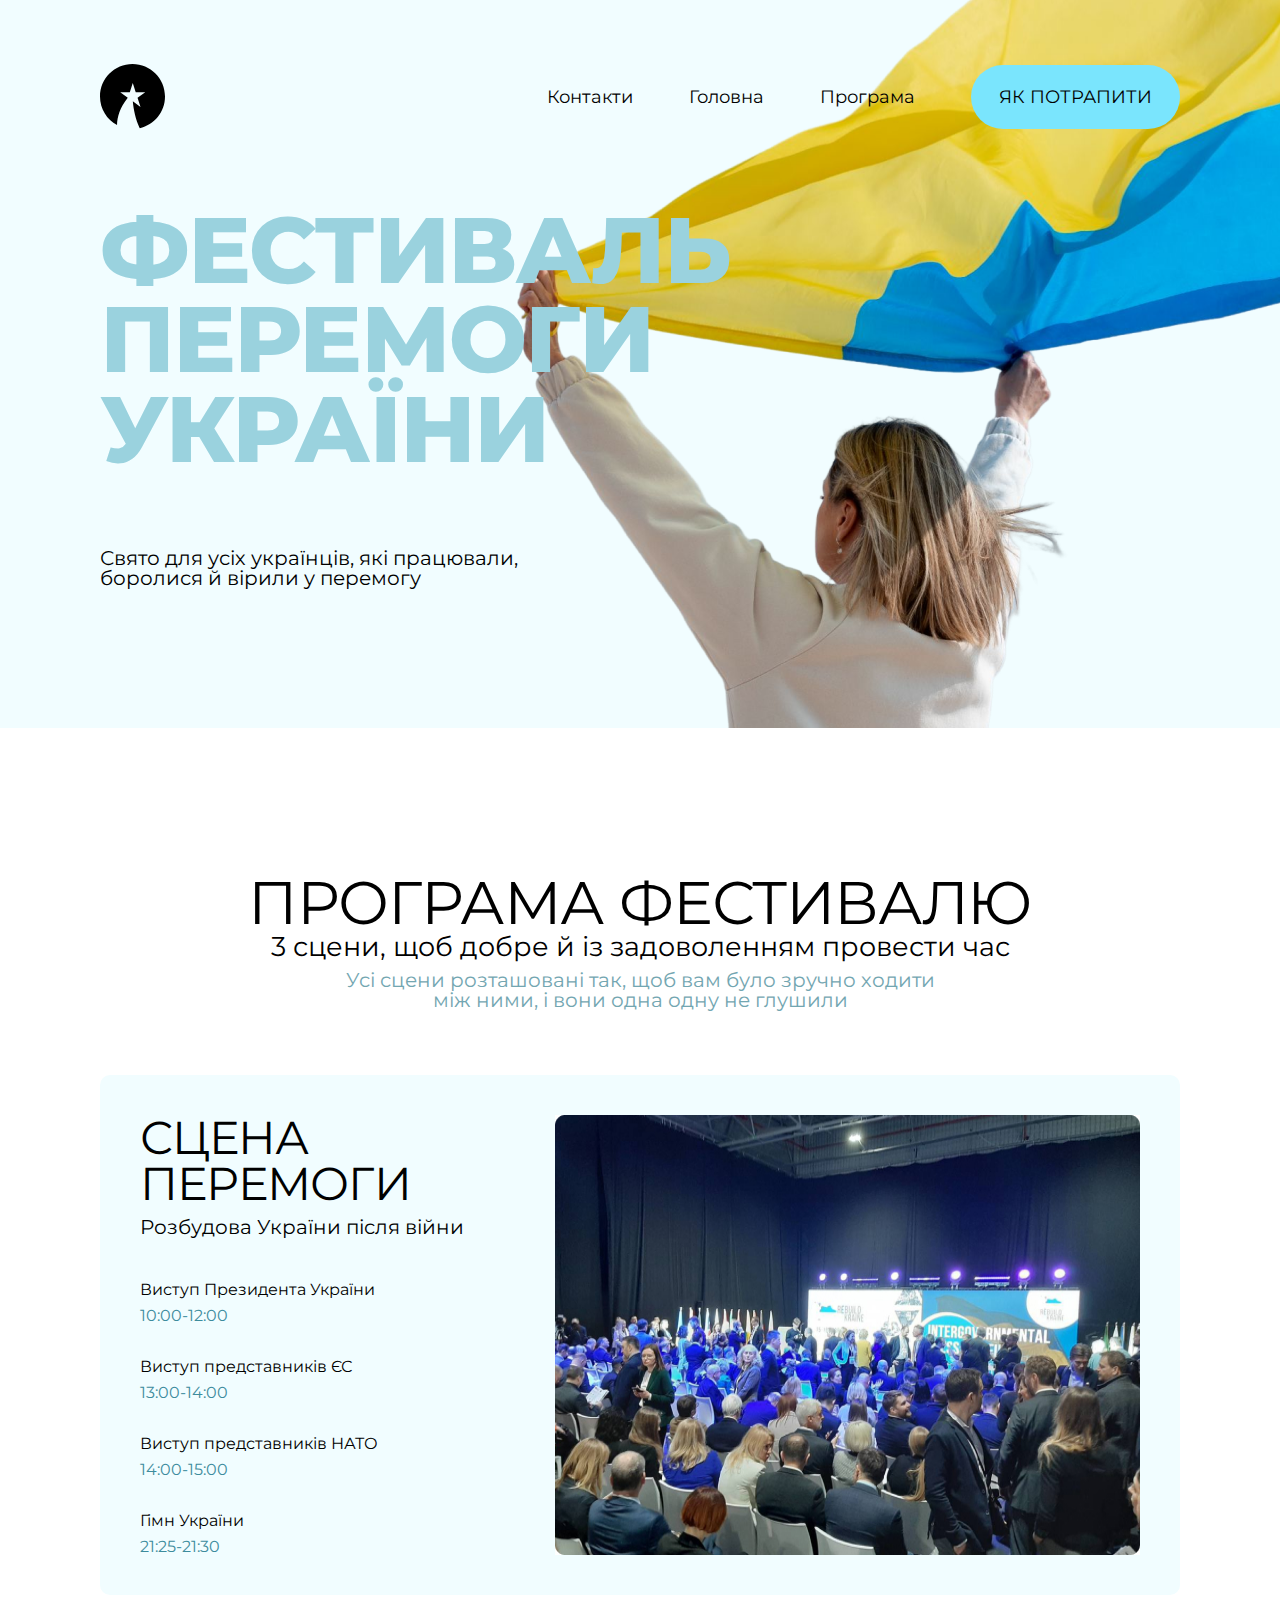
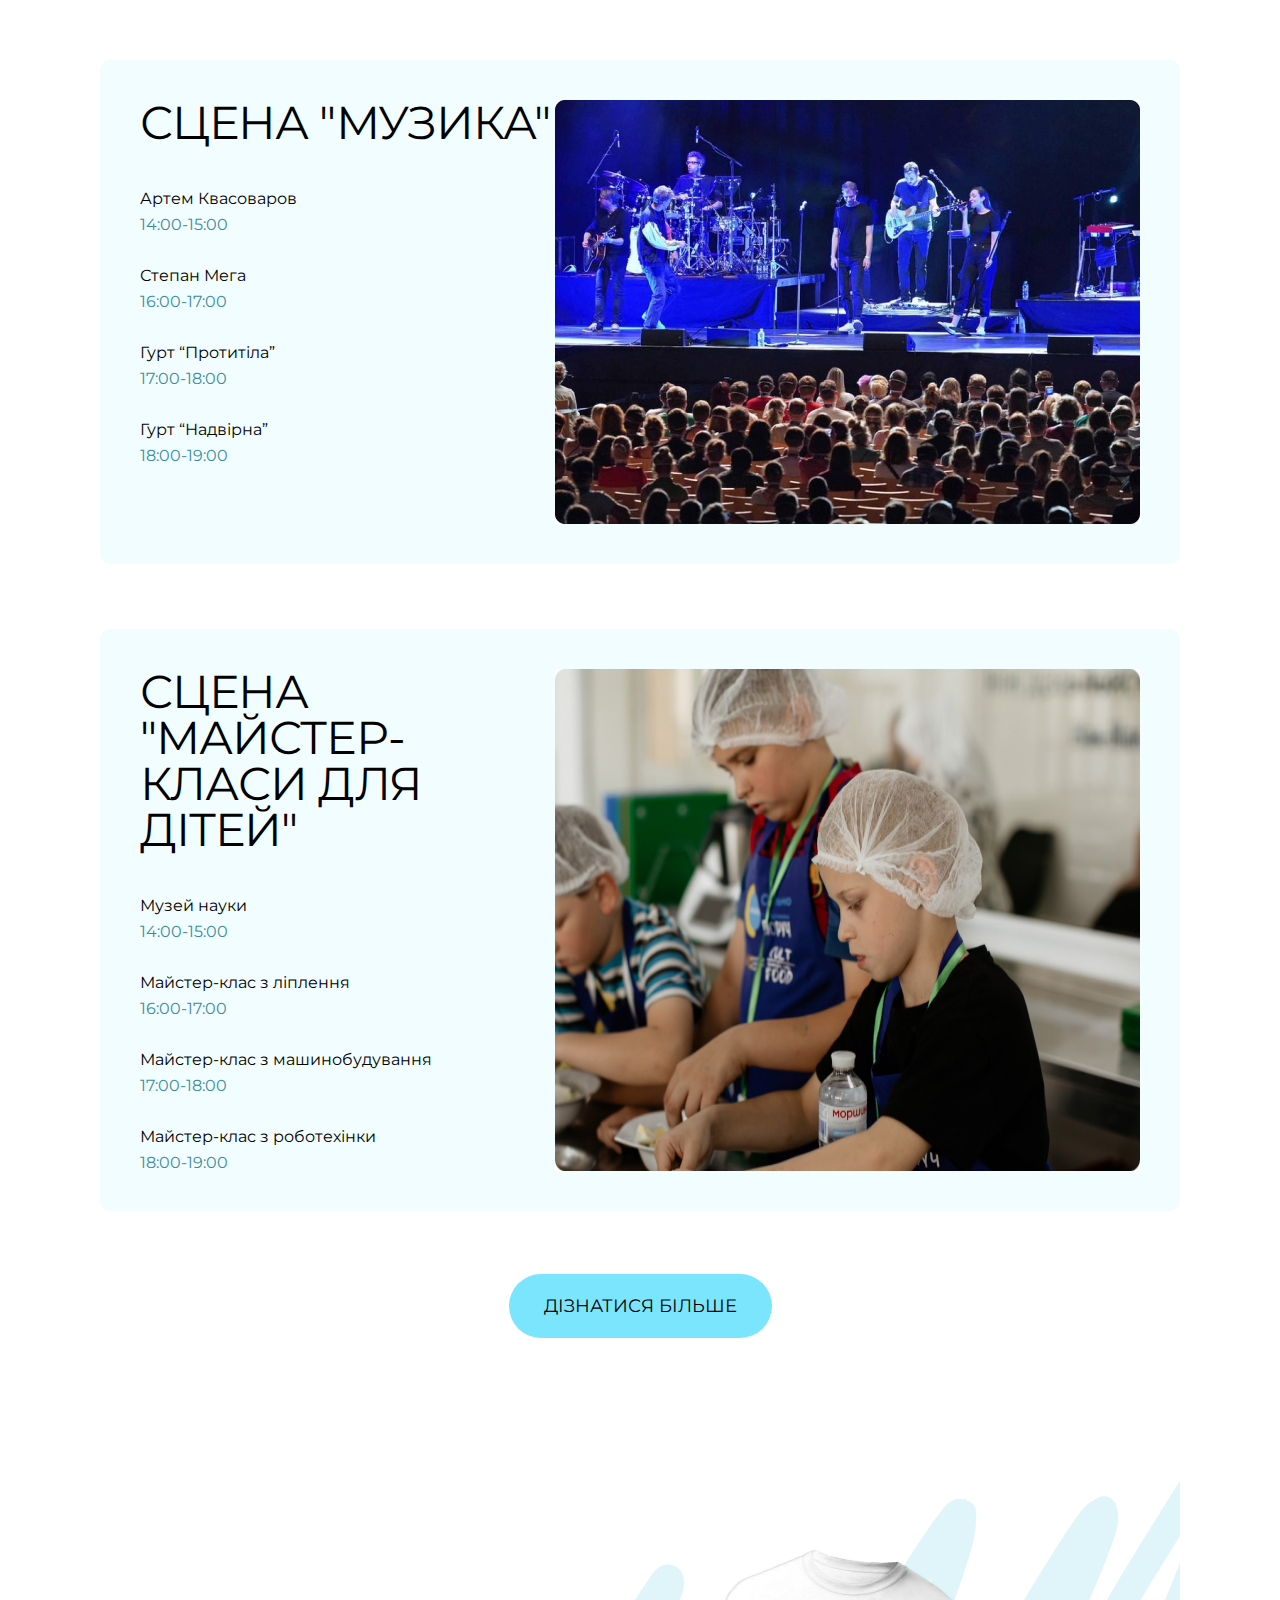
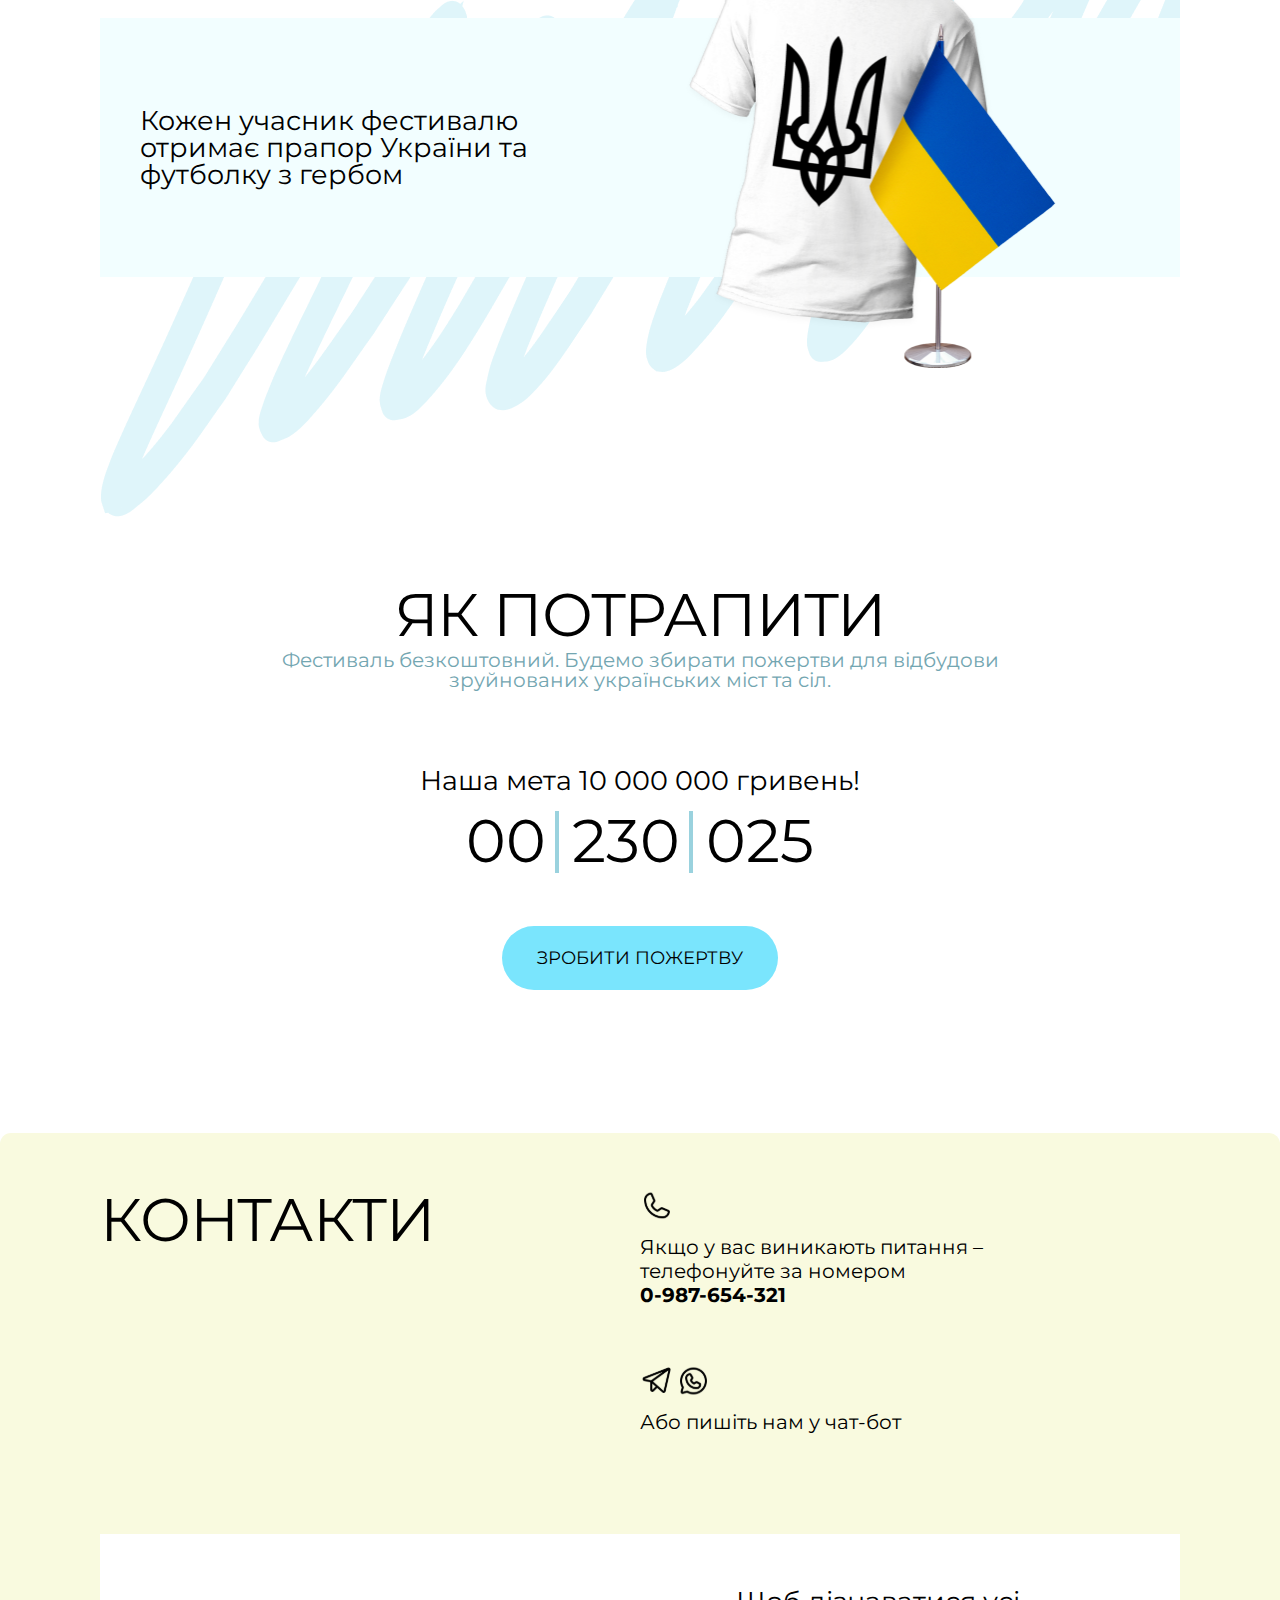
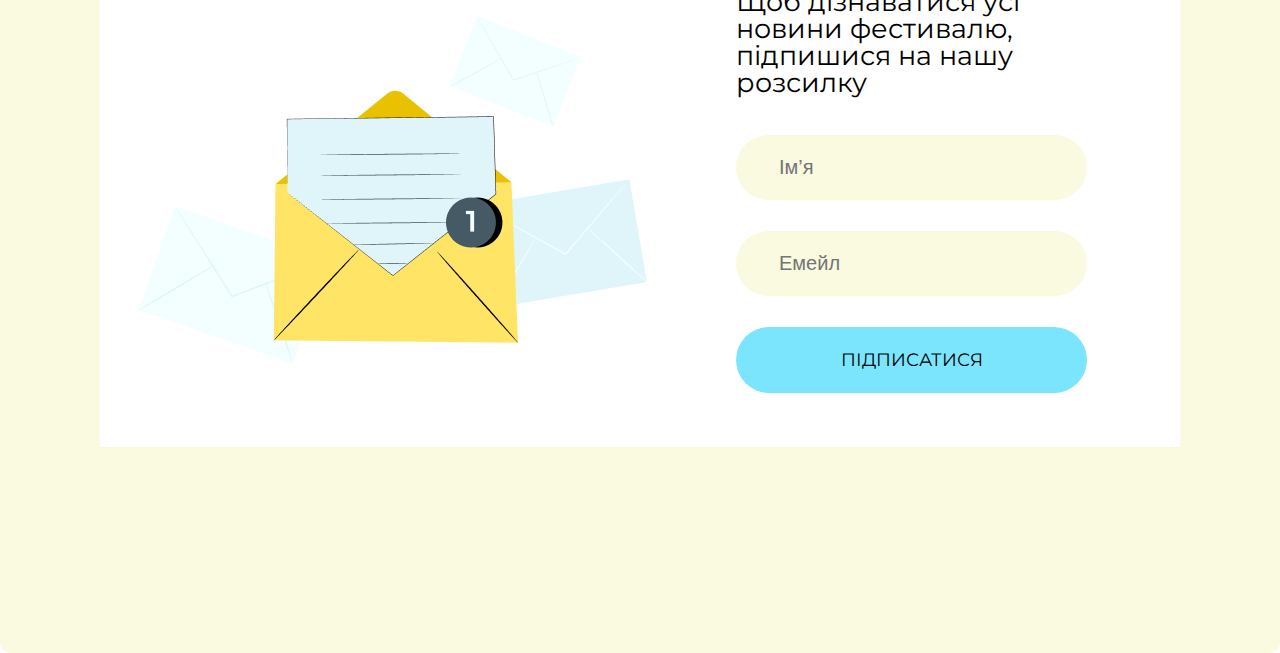
<file: index.html>
<!DOCTYPE html>
<html lang="uk">
<head>
    <meta charset="UTF-8">
    <meta http-equiv="X-UA-Compatible" content="IE=edge">
    <meta name="viewport" content="width=device-width, initial-scale=1.0">
    <link rel="preconnect" href="https://fonts.googleapis.com">
    <link rel="preconnect" href="https://fonts.gstatic.com" crossorigin>
    <link href="https://fonts.googleapis.com/css2?family=Montserrat:wght@400;800&display=swap" rel="stylesheet">
    <link rel="stylesheet" href="./assets-project/css/reset.css">
    <link rel="stylesheet" href="./assets-project/css/style.css">
    <title>Фестиваль Перемоги України</title>
</head>
<body class="body">
    <header class="header">
        <div class="container">
        <nav>
            <ul class="nav-list">
                <li class="nav-logo" >
                    <a href="">
                        <img src="./assets-project/img/Subtract.svg" alt="Logo">
                    </a>
                </li>
                <li class="nav-item nav-item_first"><a href="#">Контакти</a></li>
                <li class="nav-item"><a href="#">Головна</a></li>
                <li class="nav-item"><a href="#">Програма</a></li>
                <li class="nav-item"><a href="#" class="nav-btn">Як потрапити</a></li>
            </ul>
        </nav>    
            <h1 class="header-title">Фестиваль<br>Перемоги<br>України</h1>
            <p class="header-description">Свято для усіх українців, які працювали,<br>боролися й вірили у перемогу</p>
            <!-- <img class="header-img" src="./assets-project/img/medium-shot-woman-holding-ukranian-flag 1.jpg" alt="Дівчина з українським прапором"> -->
        </div>
    </header>
    <main>
        <div class="container">
            <article class="program">

                <section class="program-header">
                    <h2 class="program-title">Програма фестивалю</h2>
                    <p class="program-description">3 сцени, щоб добре й із задоволенням провести час</p>
                    <p class="program-text">Усі сцени розташовані так, щоб вам було зручно ходити<br> між ними, і вони одна одну не глушили</p>
                </section>
                
                <section class="program-scene">
                    <div class="program-scene-content">
                        <h3 class="program-scene-title">Сцена Перемоги</h3>
                        <p class="program-scene-description">Розбудова України після війни</p>
                        <ul class="program-scene-list">
                            <li class="program-scene-item">
                                <p class="program-scene-event">Виступ Президента України</p>
                                <p class="program-scene-time">10:00-12:00</p>
                            </li>
                            <li class="program-scene-item">
                                <p class="program-scene-event">Виступ представників ЄС</p>
                                <p class="program-scene-time">13:00-14:00</p>
                            </li>
                            <li class="program-scene-item">
                                <p class="program-scene-event">Виступ представників НАТО</p>
                                <p class="program-scene-time">14:00-15:00</p>
                            </li>
                            <li class="program-scene-item">
                                <p class="program-scene-event">Гімн України</p>
                                <p class="program-scene-time">21:25-21:30</p>
                            </li>
                        </ul>
                    </div>
                    <img class="program-scene-img" src="./assets-project/img/Сцена-1.jpg" alt="Сцена перемоги">
                </section>

                <section class="program-scene">
                    <div class="program-scene-content">
                        <h3 class="program-scene-title">Сцена "Музика"</h3>
                        <ul class="program-scene-list">
                            <li class="program-scene-item">
                                <p class="program-scene-event">Артем Квасоваров</p>
                                <p class="program-scene-time">14:00-15:00</p>
                            </li>
                            <li class="program-scene-item">
                                <p class="program-scene-event">Степан Мега</p>
                                <p class="program-scene-time">16:00-17:00</p>
                            </li>
                            <li class="program-scene-item">
                                <p class="program-scene-event">Гурт “Протитіла”</p>
                                <p class="program-scene-time">17:00-18:00</p>
                            </li>
                            <li class="program-scene-item">
                                <p class="program-scene-event">Гурт “Надвірна”</p>
                                <p class="program-scene-time">18:00-19:00</p>
                            </li>
                        </ul>
                    </div>
                    <img class="program-scene-img" src="./assets-project/img/Сцена-2.jpg" alt="Сцена 'Музика'">
                </section>
                <section class="program-scene">
                    <div class="program-scene-content">
                        <h3 class="program-scene-title">Сцена "Майстер-класи для дітей"</h3>
                        <ul class="program-scene-list">
                            <li class="program-scene-item">
                                <p class="program-scene-event">Музей науки</p>
                                <p class="program-scene-time">14:00-15:00</p>
                            </li>
                            <li class="program-scene-item">
                                <p class="program-scene-event">Майстер-клас з ліплення</p>
                                <p class="program-scene-time">16:00-17:00</p>
                            </li>
                            <li class="program-scene-item">
                                <p class="program-scene-event">Майстер-клас з машинобудування</p>
                                <p class="program-scene-time">17:00-18:00</p>
                            </li>
                            <li class="program-scene-item">
                                <p class="program-scene-event">Майстер-клас з роботехінки</p>
                                <p class="program-scene-time">18:00-19:00</p>
                            </li>
                        </ul>
                    </div>
                    <img class="program-scene-img" src="./assets-project/img/Сцена-3.jpg" alt="Сцена 'Майстер-класи для дітей'">
                </section>
                <div class="program-button">
                    <a href="#">Дізнатися більше</a>
                </div>
            </article>
            <article class="promotion">
                <h2 hidden>Promotion</h2>
                <div class="promotion-container">
                    <p class="promotion-description">Кожен учасник фестивалю <br> отримає прапор України та <br> футболку з гербом</p>
                    <img class="promotion-img" src="./assets-project/img/Подарунок.png" alt="подарунок: футболка або прапор">
                </div>
            </article>
            <article class="counter">
                <h2 class="counter-title">Як потрапити</h2>
                <p class="counter-description">Фестиваль безкоштовний. Будемо збирати пожертви для відбудови<br>зруйнованих українських міст та сіл.</p>
                <p class="counter-text">Наша мета 10 000 000 гривень!</p>
                <ul class="counter-list">
                    <li class="counter-item counter-item-line">00</li>
                    <li class="counter-item counter-item-line">230</li>
                    <li class="counter-item">025</li>
                </ul>
                <div class="counter-button">
                    <a href="#">Зробити пожертву</a>
                </div>
                
            </article>
        </div>
    </main>
    <footer>
        <section class="contacts">
            <h2 class="contacts-title">Контакти</h2>
            <ul class="contacts-list">
                <li class="contacts-item">
                    <img class="contacts-img" src="./assets-project/img/Phone.svg" alt="phone">
                    <p class="contacts-text">Якщо у вас виникають питання – <br> телефонуйте за номером <br> <b>0-987-654-321</b> </p>
                </li>
                <li class="contacts-item">
                    <img class="contacts-img" src="./assets-project/img/TelegramLogo.svg" alt="Telegram">
                    <img class="contacts-img" src="./assets-project/img/WhatsappLogo.svg" alt="Whatsapp">
                    <p class="contacts-text">Або пишіть нам у чат-бот</p>
                </li>
            </ul>
        </section>
        <section class="subscription">
            <h2 hidden>Register</h2>
            <img class="subscription-img" src="./assets-project/img/Емейл.svg" alt="email">
            <div class="subscription-description">
                <p class="subscription-text">Щоб дізнаватися усі новини фестивалю, підпишися на нашу розсилку</p>
                <input class="subscription-input" type="text" name="name" placeholder="Ім’я">
                <input class="subscription-input" type="email" name="email" placeholder="Емейл">
                <button class="subscription-button" type="submit">Підписатися</button>
            </div>
            
        </section>
    </footer> 
</body>
</html>
</file>
<file: assets-project/css/style.css>
html {
    font-family: 'Montserrat', sans-serif;
    font-weight: 400;
    line-height: 1.2;
    color: #000;
}

a {
    text-decoration: none;
    color: #000;
}

li {
    list-style-type: none;
}

.body {
    max-width: 1440px;
}

.container {
    padding: 65px 100px;
}

header {
    background-color:rgba(241, 253, 255, 1);
    background-image: url("../img/medium-shot-woman-holding-ukranian-flag.png");
    background-repeat: no-repeat;
    background-position: right bottom;
    width: 100%;
    margin-bottom: 80px;
}

main {
    background-color: #fff;
}

footer {
    margin-top: 80px;
    padding: 57px 100px 141px;
    background-color: #F9FADF;
    border-radius: 11px;
}

b {
    font-weight: bold;
}

.nav-list {
    display: flex;
    flex-direction: row;
    align-items: center;
    justify-content: space-between;
    height: 65px;
    margin-bottom: 75px;
    padding-left: 0;
}

.nav-item:not(:last-child){
    margin-right: 56px;
}

.nav-item a{
    font-size: 18px;
    line-height: 96.9%;
    color: #000;
}

.nav-item_first {
    margin-left: auto;
}

.nav-btn {
    background: #7AE5FD;
    border-radius: 87px;
    padding: 21px 28px;
    text-transform: uppercase;
}

.header-title {
    font-size: 93px;
    font-weight: 800;
    line-height: 96.9%;;
    letter-spacing: -0.02em;
    text-transform: uppercase;
    color: #9AD2DE;
    margin-bottom: 75px;
}

.header-description {
    margin-bottom: 75px;
    font-size: 20px;
}

/* .program-header {
    display: flex;
    flex-direction: column;
    align-items: center;
} */

.program-title {
        font-weight: 400;
        font-size: 60px;
        letter-spacing: -0.02em;
        text-transform: uppercase;
        margin: 0;
        text-align: center;
}

.program-description {
    font-size: 27px;
    text-align: center;
    margin: 0 0 10px 0;
}

.program-text {
    font-size: 20px;
    text-align: center;
    color: #73A6B1;
    margin: 0;
}

section {
    margin-bottom: 65px;
}

.program {
    margin-bottom: 43px;
}

.program-scene {
    background-color: #F1FDFF;
    border-radius: 10px;
    padding: 40px;
    margin-bottom: 65px;
    display: flex;
    justify-content: space-between;
    align-items: stretch;
}


.program-scene-item:not(:last-child){
    margin: 0 0 35px 0;
}

.program-scene-title {
    font-weight: 400;
    font-size: 46px;
    letter-spacing: -0.02em;
    text-transform: uppercase;
    margin: 0 0 10px 0;
}

.program-scene-description {
    font-size: 20px;
}

.program-scene-list {
    margin: 45px 0 0 0;
    padding: 0;
}

.program-scene-event {
    font-size: 16px;
    margin: 0 0 10px 0;
}

.program-scene-time {
    font-size: 16px;
    color: #3D8C9D;
}

.program-button {
    text-align: center;
    padding: 21px 0;
}

.program-button a {
    padding: 21px 35px;
    font-size: 18px;
    text-transform: uppercase;
    border-radius: 87px;
    background: #7AE5FD;
}

.promotion {
    background-image: url("../img/Фон.png");
    background-size: cover;
    background-repeat: no-repeat;
    margin-bottom: 68px;
}

.promotion-container {
    height: 738px;
    /* background-image: url("/assets-project/img/Фон.png"); */
    display: flex;
    flex-direction: column;
    justify-content: center;
    position: relative;
}

.promotion-description {
    padding: 89px 40px;
    background-color: rgba(242, 254, 255, 1);
    font-size: 27px;
    /* width: 100%; */
}

.promotion-img {
    position: absolute;
    top: 50%;
    transform: translate(0, -50%);
    right: 10%;
    width: 430px;
    height: 440px;
}

/* .counter {
    /* margin-bottom: 141px; */
/* } */

.counter-title {
    font-weight: 400;
    font-size: 60px;
    letter-spacing: -0.02em;
    text-transform: uppercase;
    margin: 0;
    text-align: center;
    margin-bottom: 5px;
}

.counter-description {
    font-size: 20px;
    text-align: center;
    color: #73A6B1;
    margin: 0;
    margin-bottom: 77px;
}

.counter-text {
    font-size: 27px;
    text-align: center;
    margin-bottom: 17px;
}

.counter-list {
    display: flex;
    justify-content: center;
    /* position: relative; */
    margin-bottom: 57px;
}

.counter-item {
    position: relative;
    font-size: 60px;
    /* border-right: 1px solid #9AD2DE; */
    padding: 0 13px;
}

.counter-item-line::after {
    position: absolute;
    content: "";
    display: block;
    width: 4px;
    height: 62px;
    background-color: #9AD2DE;
    right: 0;
    top: 0;
    opacity: 1;
}

.counter-button {
    text-align: center;
    padding: 21px 0;
}

.counter-button a {
    padding: 21px 35px;
    font-size: 18px;
    text-transform: uppercase;
    border-radius: 87px;
    background: #7AE5FD;
}

.contacts {
    margin-bottom: 100px;
    display: flex;
    justify-content: space-between;
}

.contacts-title {
    font-weight: 400;
    font-size: 60px;
    letter-spacing: -0.02em;
    text-transform: uppercase;
    margin: 0;
}

.contacts-list {
    padding: 0;
    width: 50%;
    text-align: left;
}

.contacts-text {
    font-size: 20px;
    margin: 0;
    line-height: 1.2;
}

.contacts-img {
    margin-bottom: 10px;
}

.contacts-item:not(:last-child) {
    margin-bottom: 57px;
}

.subscription {
    background-color: #fff;
    display: flex;
    flex-direction: row;
    justify-content: space-around;
    align-items: center;
    padding: 54px 97px 54px 39px;
}

.subscription-description {
    display: flex;
    flex-direction: column;
    justify-content: center;
}

.subscription-img {
    margin-right: 89px;
}

.subscription-text {
    font-size: 27px;
    margin-bottom: 39px;
}

.subscription-input {
    background-color: #F9FADF;
    border-radius: 61px;
    padding: 21px 43px;
    margin-bottom: 31px;
    box-sizing: border-box;
    font-size: 20px;
    border-style: none;
}

.subscription-button {
    padding: 22px;
    background: #7AE5FD;
    border-radius: 61px;
    font-size: 18px;
    font-family: 'Montserrat';
    font-weight: 400;
    text-transform: uppercase;
    border-style: none;
    cursor: pointer;
}
</file>
